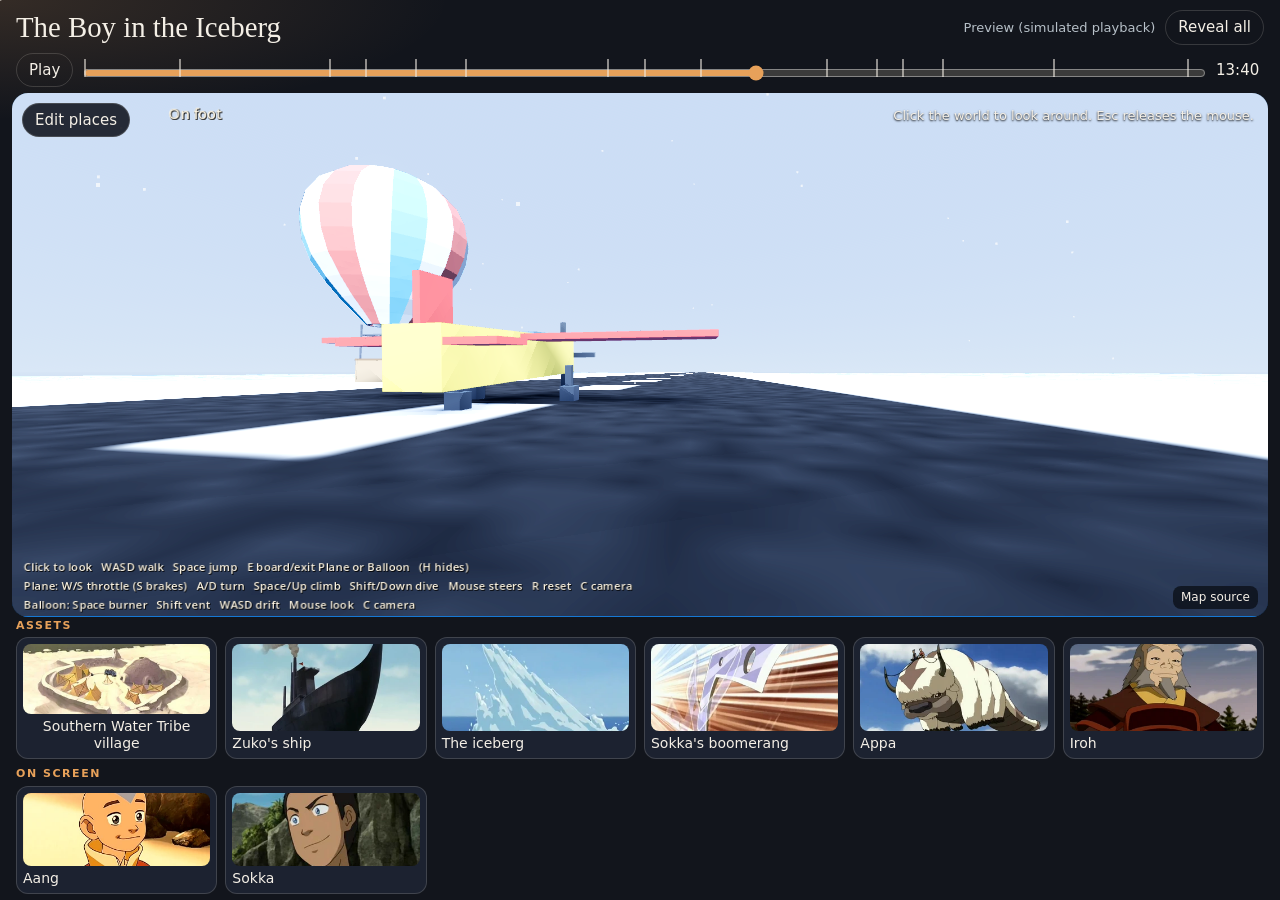
<file: index.html>
<!DOCTYPE html>
<html lang="en">
  <head>
    <meta charset="utf-8" />
    <meta name="viewport" content="width=device-width, initial-scale=1" />
    <title>Who's Here</title>
    <link rel="stylesheet" href="app.css" />
  </head>
  <body>
    <header>
      <h1 id="title">The Boy in the Iceberg</h1>
      <div class="cluster">
        <p id="connection">Preview (simulated playback)</p>
        <button id="reveal-all" type="button" aria-pressed="false">Reveal all</button>
      </div>
    </header>

    <div class="progress">
      <button id="play" type="button">Play</button>
      <div class="track">
        <input id="scrub" type="range" min="0" max="1365" value="200" aria-label="Episode position" />
        <div id="scene-markers"></div>
      </div>
      <span id="clock">3:20</span>
    </div>

    <div id="stage">
      <div id="map-view">
        <iframe id="world-frame" src="world/index.html" title="South Pole"></iframe>
        <p id="world-hint">Click the world to look around. Esc releases the mouse.</p>
        <div id="marker-layer"></div>
        <div id="globe-tools">
          <button id="edit-places" type="button">Edit places</button>
          <button id="copy-places" type="button" hidden>Copy JSON</button>
        </div>
        <a id="map-source" class="source-link" href="https://avatar.fandom.com/wiki/File:Avatar_world_map.jpeg" target="_blank" rel="noopener">Map source</a>
      </div>
      <div id="detail" hidden>
        <button id="back" type="button">Back to map</button>
        <div id="detail-body"></div>
      </div>
    </div>

    <section class="band">
      <h2>Assets</h2>
      <div id="assets" class="row"></div>
    </section>

    <section class="band">
      <h2>On screen</h2>
      <div id="onscreen" class="row"></div>
    </section>

    <svg id="arrow" aria-hidden="true">
      <defs>
        <marker id="arrowhead" markerWidth="8" markerHeight="8" refX="6" refY="3" orient="auto">
          <path d="M0,0 L7,3 L0,6 Z" fill="#f4efe6"></path>
        </marker>
      </defs>
      <line id="arrow-line" marker-end="url(#arrowhead)"></line>
    </svg>
    <p id="offmap" hidden>Asset not on map</p>

    <dialog id="spoiler-dialog">
      <form method="dialog">
        <h3>Show every spoiler?</h3>
        <p>
          Reveal all uncovers facts from later in this episode and from later episodes, including things the
          characters have not reached yet.
        </p>
        <div class="dialog-actions">
          <button value="cancel" type="submit">Cancel</button>
          <button value="confirm" class="confirm" type="submit">Confirm</button>
        </div>
      </form>
    </dialog>

    <script src="lookup.js"></script>
    <script type="module" src="app.js"></script>
  </body>
</html>
</file>
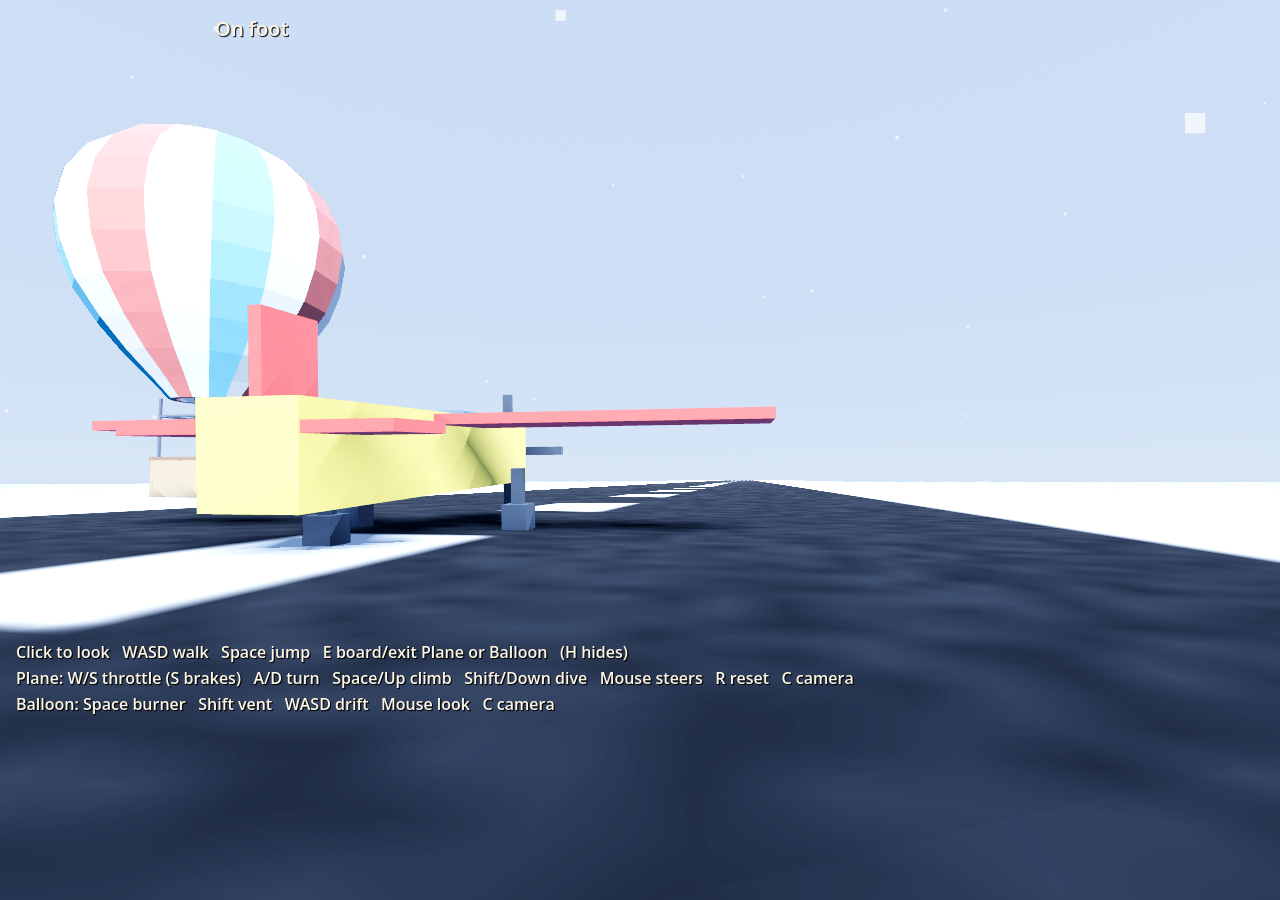
<file: world/index.html>
<!DOCTYPE html>
<html lang="en">
	<head>
		<meta charset="utf-8">
		<meta name="viewport" content="width=device-width, user-scalable=no, initial-scale=1.0">
		<title>Who's Here South Pole</title>
		<style>
html, body, #canvas {
	margin: 0;
	padding: 0;
	border: 0;
}

body {
	color: white;
	background-color: black;
	overflow: hidden;
	touch-action: none;
}

#canvas {
	display: block;
}

#canvas:focus {
	outline: none;
}

#status, #status-splash, #status-progress {
	position: absolute;
	left: 0;
	right: 0;
}

#status, #status-splash {
	top: 0;
	bottom: 0;
}

#status {
	background-color: #242424;
	display: flex;
	flex-direction: column;
	justify-content: center;
	align-items: center;
	visibility: hidden;
}

#status-splash {
	max-height: 100%;
	max-width: 100%;
	margin: auto;
}

#status-splash.show-image--false {
	display: none;
}

#status-splash.fullsize--true {
	height: 100%;
	width: 100%;
	object-fit: contain;
}

#status-splash.use-filter--false {
	image-rendering: pixelated;
}

#status-progress, #status-notice {
	display: none;
}

#status-progress {
	bottom: 10%;
	width: 50%;
	margin: 0 auto;
}

#status-notice {
	background-color: #5b3943;
	border-radius: 0.5rem;
	border: 1px solid #9b3943;
	color: #e0e0e0;
	font-family: 'Noto Sans', 'Droid Sans', Arial, sans-serif;
	line-height: 1.3;
	margin: 0 2rem;
	overflow: hidden;
	padding: 1rem;
	text-align: center;
	z-index: 1;
}
		</style>
		
	</head>
	<body>
		<canvas id="canvas">
			Your browser does not support the canvas tag.
		</canvas>

		<noscript>
			Your browser does not support JavaScript.
		</noscript>

		<div id="status">
			<img id="status-splash" class="show-image--true fullsize--true use-filter--true" src="index.png" alt="">
			<progress id="status-progress"></progress>
			<div id="status-notice"></div>
		</div>

		<script src="index.js"></script>
		<script>
const GODOT_CONFIG = {"args":[],"canvasResizePolicy":2,"emscriptenPoolSize":8,"ensureCrossOriginIsolationHeaders":true,"executable":"index","experimentalVK":false,"fileSizes":{"index.pck":1269136,"index.wasm":39514754},"focusCanvas":true,"gdextensionLibs":[],"godotPoolSize":4};
const GODOT_THREADS_ENABLED = false;
const engine = new Engine(GODOT_CONFIG);

(function () {
	const statusOverlay = document.getElementById('status');
	const statusProgress = document.getElementById('status-progress');
	const statusNotice = document.getElementById('status-notice');

	let initializing = true;
	let statusMode = '';

	function setStatusMode(mode) {
		if (statusMode === mode || !initializing) {
			return;
		}
		if (mode === 'hidden') {
			statusOverlay.remove();
			initializing = false;
			return;
		}
		statusOverlay.style.visibility = 'visible';
		statusProgress.style.display = mode === 'progress' ? 'block' : 'none';
		statusNotice.style.display = mode === 'notice' ? 'block' : 'none';
		statusMode = mode;
	}

	function setStatusNotice(text) {
		while (statusNotice.lastChild) {
			statusNotice.removeChild(statusNotice.lastChild);
		}
		const lines = text.split('\n');
		lines.forEach((line) => {
			statusNotice.appendChild(document.createTextNode(line));
			statusNotice.appendChild(document.createElement('br'));
		});
	}

	function displayFailureNotice(err) {
		console.error(err);
		if (err instanceof Error) {
			setStatusNotice(err.message);
		} else if (typeof err === 'string') {
			setStatusNotice(err);
		} else {
			setStatusNotice('An unknown error occurred.');
		}
		setStatusMode('notice');
		initializing = false;
	}

	const missing = Engine.getMissingFeatures({
		threads: GODOT_THREADS_ENABLED,
	});

	if (missing.length !== 0) {
		if (GODOT_CONFIG['serviceWorker'] && GODOT_CONFIG['ensureCrossOriginIsolationHeaders'] && 'serviceWorker' in navigator) {
			let serviceWorkerRegistrationPromise;
			try {
				serviceWorkerRegistrationPromise = navigator.serviceWorker.getRegistration();
			} catch (err) {
				serviceWorkerRegistrationPromise = Promise.reject(new Error('Service worker registration failed.'));
			}
			// There's a chance that installing the service worker would fix the issue
			Promise.race([
				serviceWorkerRegistrationPromise.then((registration) => {
					if (registration != null) {
						return Promise.reject(new Error('Service worker already exists.'));
					}
					return registration;
				}).then(() => engine.installServiceWorker()),
				// For some reason, `getRegistration()` can stall
				new Promise((resolve) => {
					setTimeout(() => resolve(), 2000);
				}),
			]).then(() => {
				// Reload if there was no error.
				window.location.reload();
			}).catch((err) => {
				console.error('Error while registering service worker:', err);
			});
		} else {
			// Display the message as usual
			const missingMsg = 'Error\nThe following features required to run Godot projects on the Web are missing:\n';
			displayFailureNotice(missingMsg + missing.join('\n'));
		}
	} else {
		setStatusMode('progress');
		engine.startGame({
			'onProgress': function (current, total) {
				if (current > 0 && total > 0) {
					statusProgress.value = current;
					statusProgress.max = total;
				} else {
					statusProgress.removeAttribute('value');
					statusProgress.removeAttribute('max');
				}
			},
		}).then(() => {
			setStatusMode('hidden');
		}, displayFailureNotice);
	}
}());
		</script>
	</body>
</html>
</file>
<file: app.css>
:root {
  color-scheme: dark;
  --bg: #12151c;
  --ink: #f4efe6;
  --muted: #b7c0c8;
  --amber: #e7a15a;
  --line: rgba(244, 239, 230, 0.16);
  --card: #1c2230;
}

* { box-sizing: border-box; }

html, body {
  height: 100%;
  overflow: hidden;
}

body {
  margin: 0;
  height: 100vh;
  display: grid;
  grid-template-rows: auto auto minmax(0, 1fr) minmax(92px, 16.5vh) minmax(84px, 15vh);
  background:
    radial-gradient(900px 240px at 0% 0%, rgba(231, 161, 90, 0.16), transparent 50%),
    var(--bg);
  color: var(--ink);
  font: 15px/1.35 "Segoe UI", system-ui, sans-serif;
}

header {
  display: flex;
  justify-content: space-between;
  align-items: center;
  gap: 12px;
  padding: 8px 16px 2px;
  min-height: 0;
}

h1 {
  margin: 0;
  font-family: Palatino, Georgia, serif;
  font-weight: 500;
  font-size: clamp(20px, 3.2vh, 32px);
  white-space: nowrap;
}

h2 {
  margin: 0;
  padding: 2px 16px 0;
  font-size: 11px;
  letter-spacing: 0.14em;
  text-transform: uppercase;
  color: var(--amber);
  flex: 0 0 auto;
}

.cluster { display: flex; align-items: center; gap: 10px; min-width: 0; }

#connection {
  margin: 0;
  color: var(--muted);
  font-size: 13px;
  white-space: nowrap;
}

button, .card {
  font: inherit;
  color: inherit;
  background: transparent;
  border: 1px solid var(--line);
  border-radius: 999px;
  cursor: pointer;
}

#reveal-all, #play {
  padding: 6px 12px;
}

#reveal-all[aria-pressed="true"], #play.on {
  background: var(--amber);
  color: #1b130c;
  border-color: transparent;
  font-weight: 650;
}

.progress {
  display: grid;
  grid-template-columns: auto 1fr auto;
  gap: 10px;
  align-items: center;
  padding: 4px 16px 6px;
  min-height: 0;
}

.track { position: relative; height: 22px; }

#scrub {
  position: absolute;
  inset: 6px 0 auto;
  width: 100%;
  margin: 0;
  accent-color: var(--amber);
}

#scene-markers { position: absolute; inset: 0; pointer-events: none; }

.marker {
  position: absolute;
  top: 0;
  width: 2px;
  height: 18px;
  background: rgba(244, 239, 230, 0.55);
  transform: translateX(-1px);
  pointer-events: auto;
}

.marker:hover::after {
  content: attr(data-name);
  position: absolute;
  left: 50%;
  top: 20px;
  transform: translateX(-50%);
  white-space: nowrap;
  background: #0e1218;
  border: 1px solid var(--line);
  color: var(--ink);
  padding: 3px 7px;
  border-radius: 8px;
  font-size: 12px;
  z-index: 4;
}

#clock { font-variant-numeric: tabular-nums; min-width: 3.2em; }

#stage {
  min-height: 0;
  margin: 0 12px;
  border-radius: 16px;
  overflow: hidden;
  background: #1a2744;
  position: relative;
}

#map-view, #detail { height: 100%; }
#map-view { position: relative; }

#world-frame { width: 100%; height: 100%; border: 0; display: block; background: #1678d4; }
#world-hint {
  position: absolute;
  top: 14px;
  right: 14px;
  z-index: 4;
  margin: 0;
  color: #f4efe6;
  font-size: 13px;
  text-shadow: 0 1px 2px #000;
  pointer-events: none;
}

#marker-layer { position: absolute; inset: 0; pointer-events: none; }

#marker-layer .pin {
  width: auto;
  height: auto;
  overflow: visible;
  border-radius: 999px;
  padding: 3px 8px;
  font-size: 12px;
  line-height: 1.2;
  white-space: nowrap;
  transform: translate(-50%, -130%);
  background: rgba(14, 18, 28, 0.88);
}

#marker-layer.editing .pin { cursor: grab; }
#marker-layer .pin { pointer-events: auto; }

#globe-tools {
  position: absolute;
  top: 10px;
  left: 10px;
  z-index: 4;
  display: flex;
  gap: 8px;
}

#globe-tools button { padding: 6px 12px; background: rgba(14, 18, 28, 0.88); }

#flight-hud {
  position: absolute;
  left: 12px;
  bottom: 10px;
  z-index: 4;
  pointer-events: none;
  color: #f4efe6;
  text-shadow: 0 1px 2px #000;
  font-size: 13px;
}
#flight-hud p { margin: 0 0 2px; }
#flight-prompt { color: #ffd27a; font-weight: 700; }
#flight-readout { font-variant-numeric: tabular-nums; }
#edit-places.on { background: var(--amber); color: #1b130c; border-color: transparent; font-weight: 700; }

.pin {
  position: absolute;
  border: 2px solid #f4efe6;
  box-shadow: 0 4px 12px rgba(0, 0, 0, 0.35);
  z-index: 2;
}

.source-link {
  position: absolute;
  right: 10px;
  bottom: 8px;
  z-index: 4;
  font-size: 12px;
  color: #f4efe6;
  background: rgba(10, 14, 20, 0.75);
  padding: 3px 8px;
  border-radius: 8px;
  text-decoration: none;
}

#detail { position: relative; background: #141a24; }
#back {
  position: absolute;
  top: 12px;
  right: 12px;
  z-index: 4;
  padding: 12px 20px;
  font-size: 18px;
  border-radius: 12px;
  background: var(--amber);
  color: #1b130c;
  border-color: transparent;
  font-weight: 700;
}
#detail-body {
  height: 100%;
  overflow: auto;
  padding: 16px 210px 16px 20px;
}
#detail h3 { margin: 8px 0; font-family: Palatino, Georgia, serif; font-size: clamp(22px, 3vh, 30px); }
#detail img { width: min(180px, 22vh); border-radius: 12px; }
#detail li { margin: 6px 0; }
#detail a { color: var(--amber); }

.band {
  min-height: 0;
  display: flex;
  flex-direction: column;
}

.row {
  flex: 1 1 auto;
  min-height: 0;
  display: flex;
  gap: 8px;
  overflow-x: auto;
  overflow-y: hidden;
  padding: 4px 16px 6px;
}

.card {
  flex: 0 0 calc((100% - 40px) / 6);
  min-width: 0;
  height: 100%;
  scroll-snap-align: start;
  border-radius: 12px;
  padding: 6px;
  background: var(--card);
  text-align: center;
  display: flex;
  flex-direction: column;
}

.card img {
  width: 100%;
  flex: 1 1 auto;
  min-height: 0;
  object-fit: cover;
  border-radius: 8px;
  background: #0e1218;
  display: block;
}

.card span {
  display: block;
  margin-top: 4px;
  font-size: clamp(11px, 1.6vh, 14px);
  line-height: 1.2;
  flex: 0 0 auto;
}

.card.speaking { box-shadow: 0 0 0 3px var(--speak, var(--amber)); }

#arrow {
  position: fixed;
  inset: 0;
  width: 100%;
  height: 100%;
  pointer-events: none;
  z-index: 6;
}

#arrow-line {
  stroke: #f4efe6;
  stroke-width: 2;
}

#offmap {
  position: fixed;
  z-index: 7;
  margin: 0;
  padding: 4px 8px;
  border-radius: 8px;
  background: #0e1218;
  border: 1px solid var(--line);
  font-size: 12px;
  transform: translate(-50%, -100%);
  pointer-events: none;
}

.empty { color: var(--muted); margin: auto 8px; }

dialog {
  background: #1c2230;
  color: var(--ink);
  border: 1px solid var(--line);
  border-radius: 16px;
  padding: 22px;
  max-width: 440px;
}

dialog::backdrop { background: rgba(0, 0, 0, 0.6); }

dialog h3 { margin: 0 0 8px; font-family: Palatino, Georgia, serif; font-size: 26px; }
dialog p { margin: 0 0 16px; color: var(--muted); }

.dialog-actions { display: flex; justify-content: flex-end; gap: 8px; }
.dialog-actions button { padding: 8px 14px; }
.dialog-actions .confirm {
  background: var(--amber);
  color: #1b130c;
  border-color: transparent;
  font-weight: 700;
}
</file>
